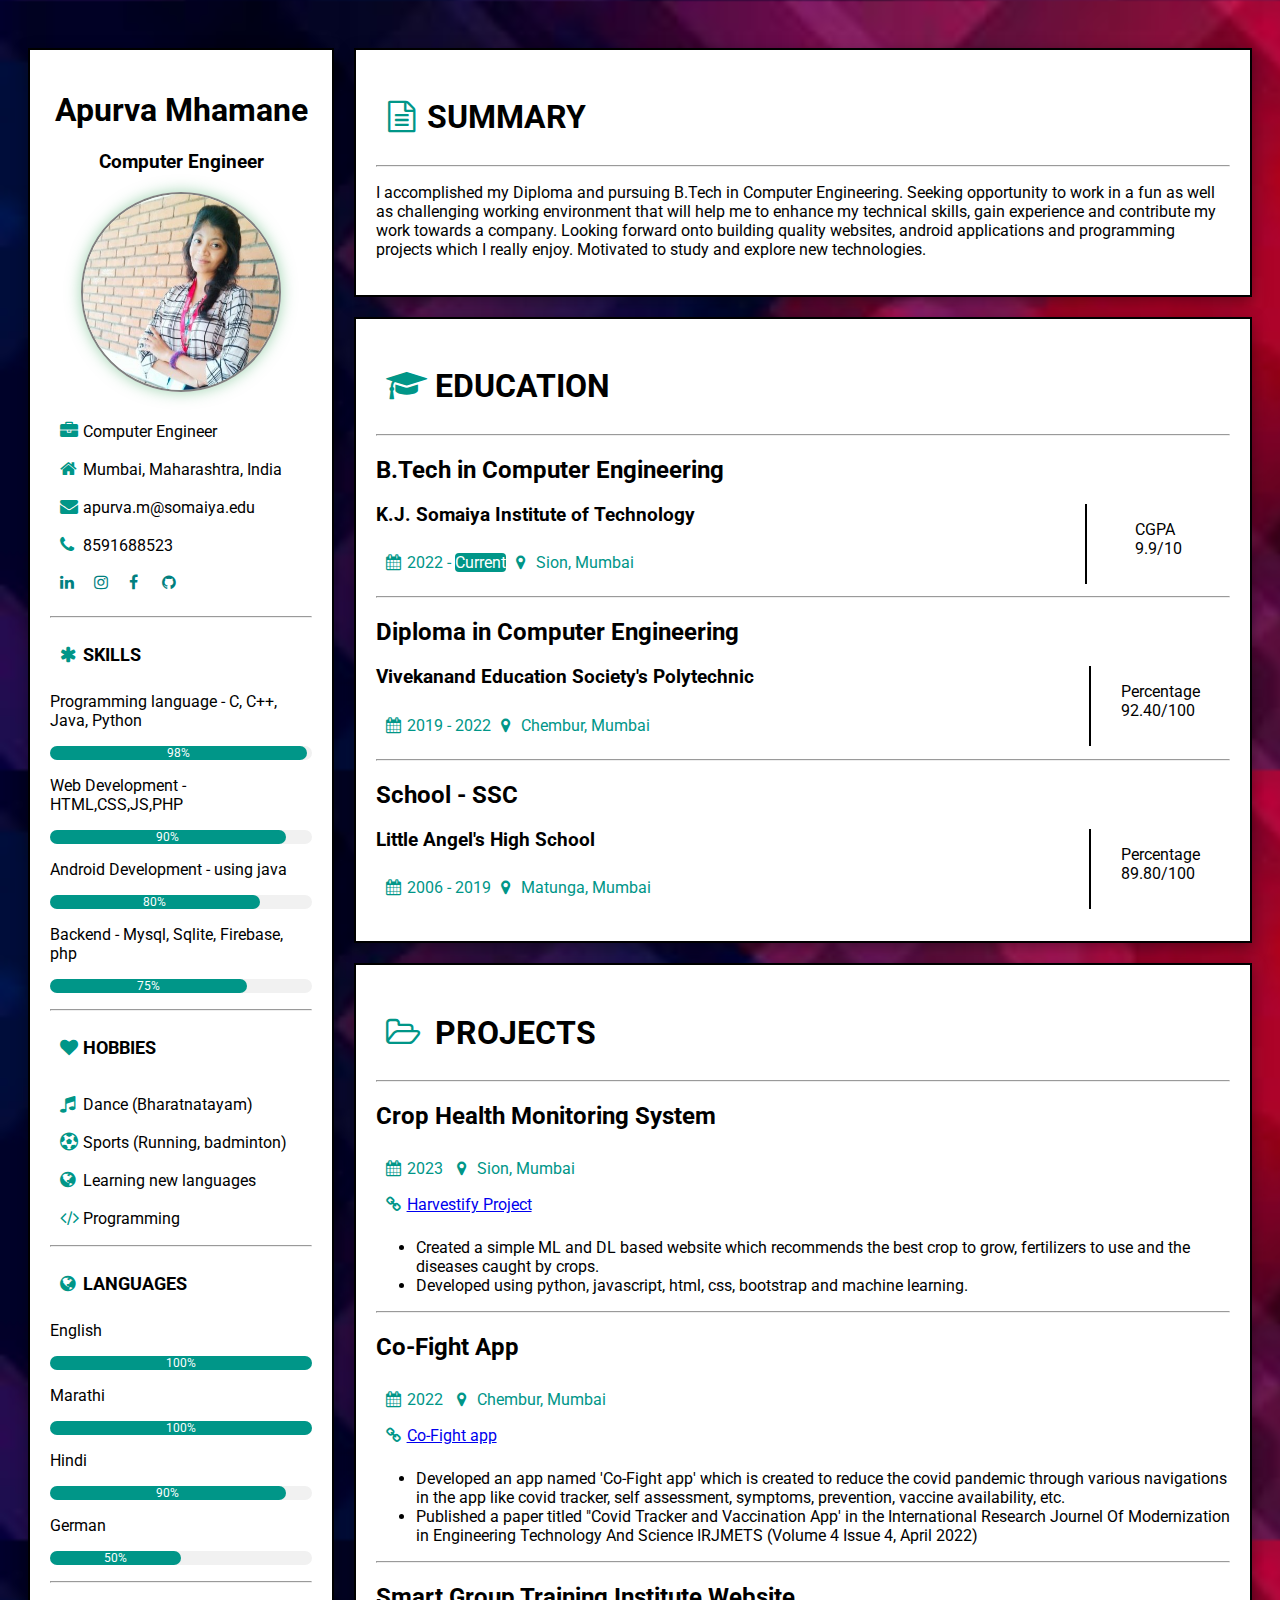
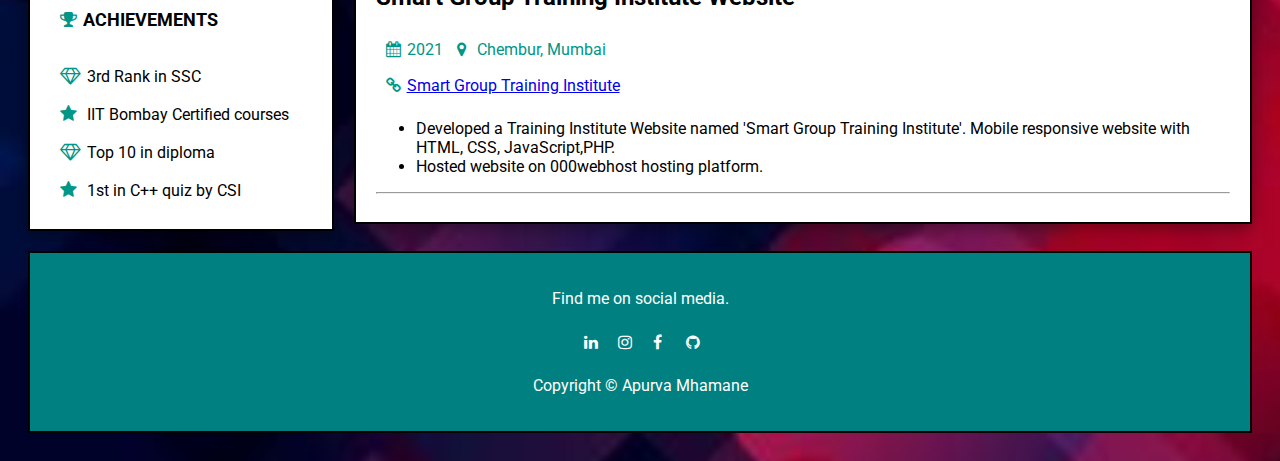
<file: index.html>
<!DOCTYPE html>
<html>
<head>
<link rel="stylesheet" href="stylesheet.css">
<link rel='stylesheet' href='https://fonts.googleapis.com/css?family=Roboto'>
<link rel="stylesheet" href="https://cdnjs.cloudflare.com/ajax/libs/font-awesome/4.7.0/css/font-awesome.min.css">
</head>
<body background="bg.jpg">

<div class="row">
 <div class="leftcolumn" style="height:100%;">
 <div class="card">
 <center><h1>Apurva Mhamane</h1>
  <h3>Computer Engineer</h3>
 <img class="roundimage" src="apurva_5square.jpg" alt="img" height="200"> </center>
 
	<p><i class="fa fa-briefcase fa-fw w3-margin-right w3-large w3-text-teal"></i>Computer Engineer <br>
    <i class="fa fa-home fa-fw w3-margin-right w3-large w3-text-teal"></i>Mumbai, Maharashtra, India <br>
    <i class="fa fa-envelope fa-fw w3-margin-right w3-large w3-text-teal"></i>apurva.m@somaiya.edu <br>
    <i class="fa fa-phone fa-fw w3-margin-right w3-large w3-text-teal"></i>8591688523 <br>
	<a href="https://www.linkedin.com/in/apurvamhamane" class="fa fa-linkedin" target="_blank"></a>
	<a href="https://www.instagram.com/apurvamhamane" class="fa fa-instagram" target="_blank"></a>
	<a href="https://www.facebook.com/apurva.mhamane" class="fa fa-facebook" target="_blank"></a>
	<a href="https://github.com/apurva-mhamane/" class="fa fa-github" target="_blank"></a>
	</p>
	<hr>
	
	<p class="w3-large"><b><i class="fa fa-asterisk fa-fw w3-margin-right w3-text-teal"></i>SKILLS</b></p>
		<p>Programming language - C, C++, Java, Python</p>
          <div class="w3-light-grey w3-round-xlarge w3-small">
            <div class="w3-container w3-center w3-round-xlarge w3-teal" style="width:98%">98%</div>
          </div>
          <p>Web Development - HTML,CSS,JS,PHP</p>
          <div class="w3-light-grey w3-round-xlarge w3-small">
            <div class="w3-container w3-center w3-round-xlarge w3-teal" style="width:90%">90%</div>
          </div>
          <p>Android Development - using java</p>
          <div class="w3-light-grey w3-round-xlarge w3-small">
            <div class="w3-container w3-center w3-round-xlarge w3-teal" style="width:80%">
              <div class="w3-center w3-text-white">80%</div>
            </div>
          </div>
          <p>Backend - Mysql, Sqlite, Firebase, php</p>
          <div class="w3-light-grey w3-round-xlarge w3-small">
            <div class="w3-container w3-center w3-round-xlarge w3-teal" style="width:75%">75%</div>
          </div>
		  <hr>
		<p class="w3-large w3-text-theme"><b><i class="fa fa-heart fa-fw w3-margin-right w3-text-teal"></i>HOBBIES</b></p>
	    <i class="fa fa-music fa-fw w3-margin-right w3-large w3-text-teal"></i>Dance (Bharatnatayam)<br>
		<i class="fa fa-futbol-o fa-fw w3-margin-right w3-large w3-text-teal"></i>Sports (Running, badminton)<br>
	    <i class="fa fa-globe fa-fw w3-margin-right w3-large w3-text-teal"></i>Learning new languages<br>
	    <i class="fa fa-code fa-fw w3-margin-right w3-large w3-text-teal"></i>Programming<br>
	<hr>
	<p class="w3-large w3-text-theme"><b><i class="fa fa-globe fa-fw w3-margin-right w3-text-teal"></i>LANGUAGES</b></p>
          <p>English</p>
          <div class="w3-light-grey w3-round-xlarge w3-small">
            <div class="w3-container w3-center w3-round-xlarge w3-teal" style="width:100%">100%</div>
          </div>
          <p>Marathi</p>
          <div class="w3-light-grey w3-round-xlarge w3-small">
            <div class="w3-container w3-center w3-round-xlarge w3-teal" style="width:100%">100%</div>
          </div>
		  <p>Hindi</p>
          <div class="w3-light-grey w3-round-xlarge w3-small">
            <div class="w3-container w3-center w3-round-xlarge w3-teal" style="width:90%">90%</div>
          </div>
          <p>German</p>
          <div class="w3-light-grey w3-round-xlarge w3-small">
            <div class="w3-container w3-center w3-round-xlarge w3-teal" style="width:50%">50%</div>
          </div>
	<hr>
	<p class="w3-large w3-text-theme"><b><i class="fa fa-trophy fa-fw w3-margin-right w3-text-teal"></i>ACHIEVEMENTS</b></p>
         <i class="fa fa-diamond fa-fw w3-margin-right w3-large w3-text-teal"></i> 3rd Rank in SSC<br>
		<i class="fa fa-star fa-fw w3-margin-right w3-large w3-text-teal"></i> IIT Bombay Certified courses<br>
		<i class="fa fa-diamond fa-fw w3-margin-right w3-large w3-text-teal"></i> Top 10 in diploma<br>
		<i class="fa fa-star fa-fw w3-margin-right w3-large w3-text-teal"></i> 1st in C++ quiz by CSI<br>
 </div> 
 </div>
 
  <div class="rightcolumn">
  <div class="card">
 <h1><i class="fa fa-file-text-o fa-fw w3-margin-right w3-text-teal"></i>SUMMARY</h1>
 <hr>
 <p>I accomplished my Diploma and pursuing B.Tech in Computer Engineering. 
 Seeking opportunity to work in a fun as well as challenging working environment 
 that will help me to enhance my technical skills, 
 gain experience and contribute my work towards a company. 
 Looking forward onto building quality websites, android applications and programming projects which I really enjoy. 
 Motivated to study and explore new technologies.</p>
 </div>
 
  <div class="card">
  <h1><i class="fa fa-graduation-cap fa-fw w3-margin-right w3-text-teal"></i> EDUCATION</h1>
  <hr>
  <h2>B.Tech in Computer Engineering</h2> <p class="cgpa" style="margin-right:48px"> CGPA <br> 9.9/10 </p> <div class="vertical-line" style="margin-right:48px"></div>
  <h3>K.J. Somaiya Institute of Technology</h3>
  <p class="w3-text-teal"><i class="fa fa-calendar fa-fw w3-margin-right"></i>2022 - <span class="w3-tag w3-teal w3-round">Current</span><i class="fa fa-map-marker fa-fw w3-margin-right w3-text-teal"></i>Sion, Mumbai</p>
  <hr>
  
  <h2>Diploma in Computer Engineering</h2> <p class="cgpa"> Percentage <br> 92.40/100 </p> <div class="vertical-line"></div>
  <h3>Vivekanand Education Society's Polytechnic</h3>
  <p class="w3-text-teal"><i class="fa fa-calendar fa-fw w3-margin-right"></i>2019 - 2022<i class="fa fa-map-marker fa-fw w3-margin-right w3-text-teal"></i>Chembur, Mumbai</p>
  <hr>
  
  <h2>School - SSC</h2> <p class="cgpa"> Percentage <br> 89.80/100 </p> <div class="vertical-line"></div>
  <h3>Little Angel's High School</h3>
  <p class="w3-text-teal"><i class="fa fa-calendar fa-fw w3-margin-right"></i>2006 - 2019<i class="fa fa-map-marker fa-fw w3-margin-right w3-text-teal"></i>Matunga, Mumbai</p>

 </div>
 
  <div class="card">
  <h1><i class="fa fa-folder-open-o fa-fw w3-margin-right w3-text-teal"></i> PROJECTS</h1>
  <hr>
  <h2>Crop Health Monitoring System</h2> 
  <p class="w3-text-teal"><i class="fa fa-calendar fa-fw w3-margin-right"></i>2023 <i class="fa fa-map-marker fa-fw w3-margin-right w3-text-teal"></i>Sion, Mumbai <br>
  <i class="fa fa-link fa-fw w3-margin-right"></i><a href="https://drive.google.com/file/d/16vnpa-wFwne7eCeWZWaqi4Sh3UkyL9pv/view?usp=sharing">Harvestify Project</a>
  <ul><li>Created a simple ML and DL based website which recommends the best crop to grow, fertilizers to use and the diseases caught by crops.</li>
  <li>Developed using python, javascript, html, css, bootstrap and machine learning.</li></ul>
  </p>
  <hr>
  
  <h2>Co-Fight App</h2> 
  <p class="w3-text-teal"><i class="fa fa-calendar fa-fw w3-margin-right"></i>2022 <i class="fa fa-map-marker fa-fw w3-margin-right w3-text-teal"></i>Chembur, Mumbai <br>
  <i class="fa fa-link fa-fw w3-margin-right"></i><a href="https://drive.google.com/file/d/1w0VyJDbYPxQcJZuKYRv2iIkgmgfnZWlz/view?usp=sharing">Co-Fight app</a>
  <ul><li>Developed an app named 'Co-Fight app' which is created to reduce the covid pandemic through various navigations in the app like covid tracker, self assessment, symptoms, prevention, vaccine availability, etc.</li>
  <li>Published a paper titled "Covid Tracker and Vaccination App' in the International Research Journel Of Modernization in Engineering Technology And Science IRJMETS (Volume 4 Issue 4, April 2022) </li></ul>
  </p>
  <hr>
  
  <h2>Smart Group Training Institute Website</h2> 
  <p class="w3-text-teal"><i class="fa fa-calendar fa-fw w3-margin-right"></i>2021 <i class="fa fa-map-marker fa-fw w3-margin-right w3-text-teal"></i>Chembur, Mumbai <br>
  <i class="fa fa-link fa-fw w3-margin-right"></i><a href="https://drive.google.com/file/d/1C3nc845IAXJ3tXbVVh-zPThuovgDlLBm/view?usp=sharing">Smart Group Training Institute</a>
  <ul><li>Developed a Training Institute Website named 'Smart Group Training Institute'.
  Mobile responsive website with HTML, CSS, JavaScript,PHP.</li>
  <li>Hosted website on 000webhost hosting platform.</li></ul>
  </p>
  <hr>
 </div>
  
  
  </div>
</div>
<div class="footer">
<p>Find me on social media.</p>
<a href="https://www.linkedin.com/in/apurvamhamane" class="fa fa-linkedin" target="_blank"></a>
<a href="https://www.instagram.com/apurvamhamane" class="fa fa-instagram" target="_blank"></a>
<a href="https://www.facebook.com/apurva.mhamane" class="fa fa-facebook" target="_blank"></a>
<a href="https://github.com/apurva-mhamane/" class="fa fa-github" target="_blank"></a>
<p>Copyright &#169; Apurva Mhamane </p>
</div>
</body>
</html>
</file>
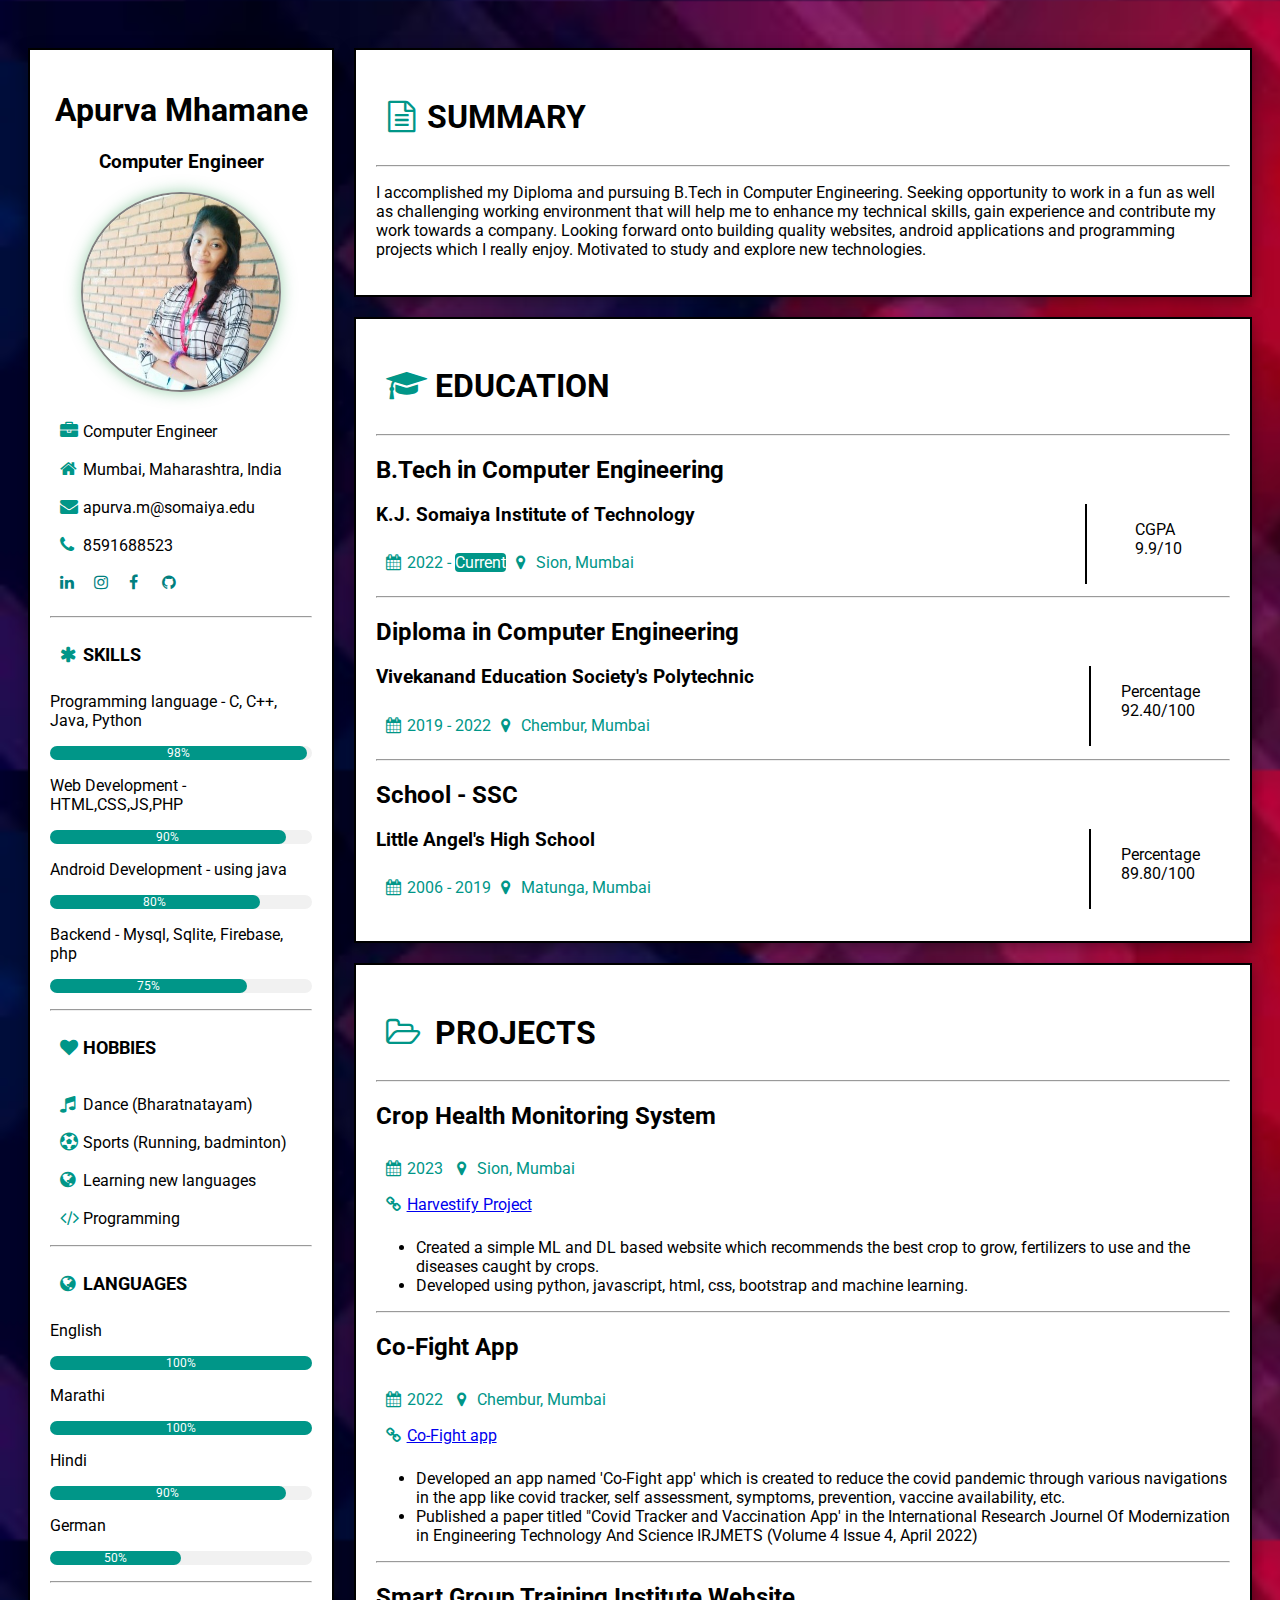
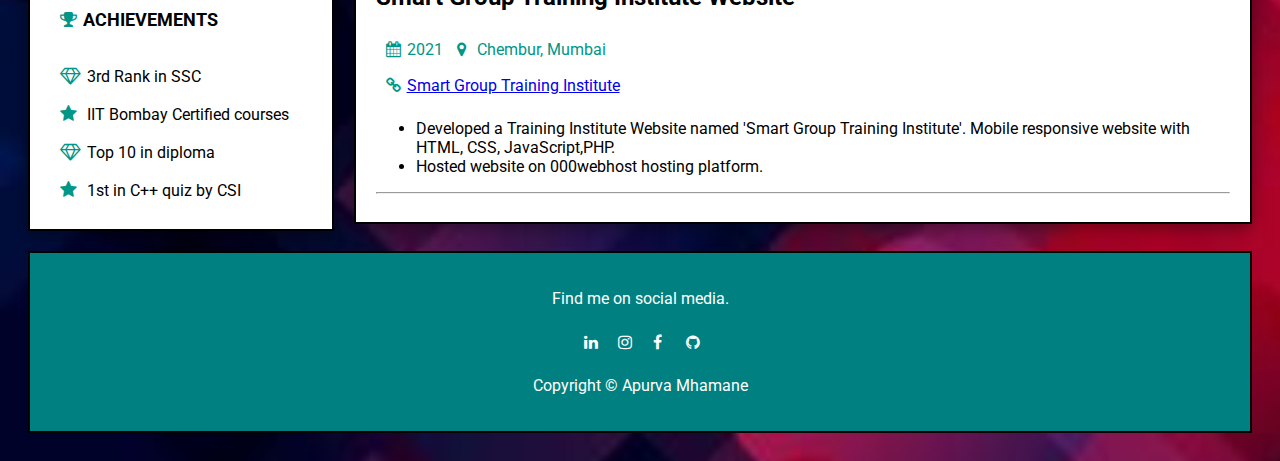
<file: apurva_resume_website.html>
<!DOCTYPE html>
<html>
<head>
<link rel="stylesheet" href="stylesheet.css">
<link rel='stylesheet' href='https://fonts.googleapis.com/css?family=Roboto'>
<link rel="stylesheet" href="https://cdnjs.cloudflare.com/ajax/libs/font-awesome/4.7.0/css/font-awesome.min.css">
</head>
<body background="bg.jpg">

<div class="row">
 <div class="leftcolumn" style="height:100%;">
 <div class="card">
 <center><h1>Apurva Mhamane</h1>
  <h3>Computer Engineer</h3>
 <img class="roundimage" src="apurva_5square.jpg" alt="img" height="200"> </center>
 
	<p><i class="fa fa-briefcase fa-fw w3-margin-right w3-large w3-text-teal"></i>Computer Engineer <br>
    <i class="fa fa-home fa-fw w3-margin-right w3-large w3-text-teal"></i>Mumbai, Maharashtra, India <br>
    <i class="fa fa-envelope fa-fw w3-margin-right w3-large w3-text-teal"></i>apurva.m@somaiya.edu <br>
    <i class="fa fa-phone fa-fw w3-margin-right w3-large w3-text-teal"></i>8591688523 <br>
	<a href="https://www.linkedin.com/in/apurvamhamane" class="fa fa-linkedin" target="_blank"></a>
	<a href="https://www.instagram.com/apurvamhamane" class="fa fa-instagram" target="_blank"></a>
	<a href="https://www.facebook.com/apurva.mhamane" class="fa fa-facebook" target="_blank"></a>
	<a href="https://github.com/apurva-mhamane/" class="fa fa-github" target="_blank"></a>
	</p>
	<hr>
	
	<p class="w3-large"><b><i class="fa fa-asterisk fa-fw w3-margin-right w3-text-teal"></i>SKILLS</b></p>
		<p>Programming language - C, C++, Java, Python</p>
          <div class="w3-light-grey w3-round-xlarge w3-small">
            <div class="w3-container w3-center w3-round-xlarge w3-teal" style="width:98%">98%</div>
          </div>
          <p>Web Development - HTML,CSS,JS,PHP</p>
          <div class="w3-light-grey w3-round-xlarge w3-small">
            <div class="w3-container w3-center w3-round-xlarge w3-teal" style="width:90%">90%</div>
          </div>
          <p>Android Development - using java</p>
          <div class="w3-light-grey w3-round-xlarge w3-small">
            <div class="w3-container w3-center w3-round-xlarge w3-teal" style="width:80%">
              <div class="w3-center w3-text-white">80%</div>
            </div>
          </div>
          <p>Backend - Mysql, Sqlite, Firebase, php</p>
          <div class="w3-light-grey w3-round-xlarge w3-small">
            <div class="w3-container w3-center w3-round-xlarge w3-teal" style="width:75%">75%</div>
          </div>
		  <hr>
		<p class="w3-large w3-text-theme"><b><i class="fa fa-heart fa-fw w3-margin-right w3-text-teal"></i>HOBBIES</b></p>
	    <i class="fa fa-music fa-fw w3-margin-right w3-large w3-text-teal"></i>Dance (Bharatnatayam)<br>
		<i class="fa fa-futbol-o fa-fw w3-margin-right w3-large w3-text-teal"></i>Sports (Running, badminton)<br>
	    <i class="fa fa-globe fa-fw w3-margin-right w3-large w3-text-teal"></i>Learning new languages<br>
	    <i class="fa fa-code fa-fw w3-margin-right w3-large w3-text-teal"></i>Programming<br>
	<hr>
	<p class="w3-large w3-text-theme"><b><i class="fa fa-globe fa-fw w3-margin-right w3-text-teal"></i>LANGUAGES</b></p>
          <p>English</p>
          <div class="w3-light-grey w3-round-xlarge w3-small">
            <div class="w3-container w3-center w3-round-xlarge w3-teal" style="width:100%">100%</div>
          </div>
          <p>Marathi</p>
          <div class="w3-light-grey w3-round-xlarge w3-small">
            <div class="w3-container w3-center w3-round-xlarge w3-teal" style="width:100%">100%</div>
          </div>
		  <p>Hindi</p>
          <div class="w3-light-grey w3-round-xlarge w3-small">
            <div class="w3-container w3-center w3-round-xlarge w3-teal" style="width:90%">90%</div>
          </div>
          <p>German</p>
          <div class="w3-light-grey w3-round-xlarge w3-small">
            <div class="w3-container w3-center w3-round-xlarge w3-teal" style="width:50%">50%</div>
          </div>
	<hr>
	<p class="w3-large w3-text-theme"><b><i class="fa fa-trophy fa-fw w3-margin-right w3-text-teal"></i>ACHIEVEMENTS</b></p>
         <i class="fa fa-diamond fa-fw w3-margin-right w3-large w3-text-teal"></i> 3rd Rank in SSC<br>
		<i class="fa fa-star fa-fw w3-margin-right w3-large w3-text-teal"></i> IIT Bombay Certified courses<br>
		<i class="fa fa-diamond fa-fw w3-margin-right w3-large w3-text-teal"></i> Top 10 in diploma<br>
		<i class="fa fa-star fa-fw w3-margin-right w3-large w3-text-teal"></i> 1st in C++ quiz by CSI<br>
 </div> 
 </div>
 
  <div class="rightcolumn">
  <div class="card">
 <h1><i class="fa fa-file-text-o fa-fw w3-margin-right w3-text-teal"></i>SUMMARY</h1>
 <hr>
 <p>I accomplished my Diploma and pursuing B.Tech in Computer Engineering. 
 Seeking opportunity to work in a fun as well as challenging working environment 
 that will help me to enhance my technical skills, 
 gain experience and contribute my work towards a company. 
 Looking forward onto building quality websites, android applications and programming projects which I really enjoy. 
 Motivated to study and explore new technologies.</p>
 </div>
 
  <div class="card">
  <h1><i class="fa fa-graduation-cap fa-fw w3-margin-right w3-text-teal"></i> EDUCATION</h1>
  <hr>
  <h2>B.Tech in Computer Engineering</h2> <p class="cgpa" style="margin-right:48px"> CGPA <br> 9.9/10 </p> <div class="vertical-line" style="margin-right:48px"></div>
  <h3>K.J. Somaiya Institute of Technology</h3>
  <p class="w3-text-teal"><i class="fa fa-calendar fa-fw w3-margin-right"></i>2022 - <span class="w3-tag w3-teal w3-round">Current</span><i class="fa fa-map-marker fa-fw w3-margin-right w3-text-teal"></i>Sion, Mumbai</p>
  <hr>
  
  <h2>Diploma in Computer Engineering</h2> <p class="cgpa"> Percentage <br> 92.40/100 </p> <div class="vertical-line"></div>
  <h3>Vivekanand Education Society's Polytechnic</h3>
  <p class="w3-text-teal"><i class="fa fa-calendar fa-fw w3-margin-right"></i>2019 - 2022<i class="fa fa-map-marker fa-fw w3-margin-right w3-text-teal"></i>Chembur, Mumbai</p>
  <hr>
  
  <h2>School - SSC</h2> <p class="cgpa"> Percentage <br> 89.80/100 </p> <div class="vertical-line"></div>
  <h3>Little Angel's High School</h3>
  <p class="w3-text-teal"><i class="fa fa-calendar fa-fw w3-margin-right"></i>2006 - 2019<i class="fa fa-map-marker fa-fw w3-margin-right w3-text-teal"></i>Matunga, Mumbai</p>

 </div>
 
  <div class="card">
  <h1><i class="fa fa-folder-open-o fa-fw w3-margin-right w3-text-teal"></i> PROJECTS</h1>
  <hr>
  <h2>Crop Health Monitoring System</h2> 
  <p class="w3-text-teal"><i class="fa fa-calendar fa-fw w3-margin-right"></i>2023 <i class="fa fa-map-marker fa-fw w3-margin-right w3-text-teal"></i>Sion, Mumbai <br>
  <i class="fa fa-link fa-fw w3-margin-right"></i><a href="https://drive.google.com/file/d/16vnpa-wFwne7eCeWZWaqi4Sh3UkyL9pv/view?usp=sharing">Harvestify Project</a>
  <ul><li>Created a simple ML and DL based website which recommends the best crop to grow, fertilizers to use and the diseases caught by crops.</li>
  <li>Developed using python, javascript, html, css, bootstrap and machine learning.</li></ul>
  </p>
  <hr>
  
  <h2>Co-Fight App</h2> 
  <p class="w3-text-teal"><i class="fa fa-calendar fa-fw w3-margin-right"></i>2022 <i class="fa fa-map-marker fa-fw w3-margin-right w3-text-teal"></i>Chembur, Mumbai <br>
  <i class="fa fa-link fa-fw w3-margin-right"></i><a href="https://drive.google.com/file/d/1w0VyJDbYPxQcJZuKYRv2iIkgmgfnZWlz/view?usp=sharing">Co-Fight app</a>
  <ul><li>Developed an app named 'Co-Fight app' which is created to reduce the covid pandemic through various navigations in the app like covid tracker, self assessment, symptoms, prevention, vaccine availability, etc.</li>
  <li>Published a paper titled "Covid Tracker and Vaccination App' in the International Research Journel Of Modernization in Engineering Technology And Science IRJMETS (Volume 4 Issue 4, April 2022) </li></ul>
  </p>
  <hr>
  
  <h2>Smart Group Training Institute Website</h2> 
  <p class="w3-text-teal"><i class="fa fa-calendar fa-fw w3-margin-right"></i>2021 <i class="fa fa-map-marker fa-fw w3-margin-right w3-text-teal"></i>Chembur, Mumbai <br>
  <i class="fa fa-link fa-fw w3-margin-right"></i><a href="https://drive.google.com/file/d/1C3nc845IAXJ3tXbVVh-zPThuovgDlLBm/view?usp=sharing">Smart Group Training Institute</a>
  <ul><li>Developed a Training Institute Website named 'Smart Group Training Institute'.
  Mobile responsive website with HTML, CSS, JavaScript,PHP.</li>
  <li>Hosted website on 000webhost hosting platform.</li></ul>
  </p>
  <hr>
 </div>
  
  
  </div>
</div>
<div class="footer">
<p>Find me on social media.</p>
<a href="https://www.linkedin.com/in/apurvamhamane" class="fa fa-linkedin" target="_blank"></a>
<a href="https://www.instagram.com/apurvamhamane" class="fa fa-instagram" target="_blank"></a>
<a href="https://www.facebook.com/apurva.mhamane" class="fa fa-facebook" target="_blank"></a>
<a href="https://github.com/apurva-mhamane/" class="fa fa-github" target="_blank"></a>
<p>Copyright &#169; Apurva Mhamane </p>
</div>
</body>
</html>
</file>
<file: stylesheet.css>
* {
  box-sizing: border-box;
}
/*body*/
body {
  font-family: roboto;
  padding: 20px;
  /*background: #f1f1f1*/
  background-size:1540px
}

/* Left column */
.leftcolumn {   
  float: left;
  width: 25%;
}

/* Right column */
.rightcolumn {
  float: left;
  width: 75%;
  padding-left: 20px;
}

/*profile image*/
.roundimage {
  border-radius: 50%;
  width: 200px;
  height:200px;
  border: 2px solid gray;
  box-shadow: 0px 0px 15px 0 rgba(64, 168, 97,0.5);
  /*box-shadow: rgba(0, 0, 0, 0.35) 0px 5px 15px; */
  transition: top .2s ease-in-out,width .5s,height .5s;
}

.roundimage:hover {
  position:center;
  background-color:black;
  width: 250px;
  height:250px;
  /* (150% zoom - Note: if the zoom is too large, it will go outside of the viewport) */
}

/*card effect*/
.card {
  background-color: white;
  padding: 20px;
  margin-top: 20px;
  border:2px solid black;
  box-shadow: rgba(0, 0, 0, 0.35) 0px 5px 15px; 
  }

/*cgpa marks*/
.cgpa
{
	float:right;
    margin-right: 30px;

}

/*line for marks*/
.vertical-line {
      border-left: 2px solid black;
      height: 80px; /* Adjust the height as needed */
	  float:right;
	  margin-right: 30px;
    }

.w3-light-grey,.w3-hover-light-grey:hover,.w3-light-gray,.w3-hover-light-gray:hover{color:#000!important;background-color:#f1f1f1!important}
.w3-light-green,.w3-hover-light-green:hover{color:#000!important;background-color:#8bc34a!important}
.w3-round-small{border-radius:2px}.w3-round,.w3-round-medium{border-radius:4px}.w3-round-large{border-radius:8px}.w3-round-xlarge{border-radius:16px}.w3-round-xxlarge{border-radius:32px}
.w3-small{font-size:12px!important}.w3-medium{font-size:15px!important}.w3-large{font-size:18px!important}
.w3-container{margin-top:16px;margin-bottom:16px; text-align:center;}
.w3-teal,.w3-hover-teal:hover
{color:#fff!important;
background-color:#009688!important
}

 .w3-text-teal,.w3-hover-text-teal:hover{color:#009688}

/* Clear floats after the columns */
.row:after {
  content: "";
  display: block;
  clear: both;
}

/* Footer */
.footer {
  padding: 20px;
  text-align: center;
  background: teal;
  margin-top: 20px;
  color:white;
  border:2px solid black;
}

/*footer logo color*/
.footer a{
	color:white;
} 

/*links logo color*/
.leftcolumn a{
	color:teal;
}

/*icons style*/
.fa {
  padding: 5px;
  font-size: 30px;
  width: 20px;
  text-align: center;
  text-decoration: none;
  margin: 5px;
}

/* Responsive layout - when the screen is less than 800px wide, make the two columns stack on top of each other instead of next to each other */
@media screen and (max-width: 600px) {
  .leftcolumn, .rightcolumn {   
    width: 100%;
    padding: 0;
  }
}

/* Responsive layout - when the screen is less than 400px wide, make the navigation links stack on top of each other instead of next to each other */
@media screen and (max-width: 600px) {
  .topnav a {
    float: none;
    width: 100%;
  }
}
</file>
